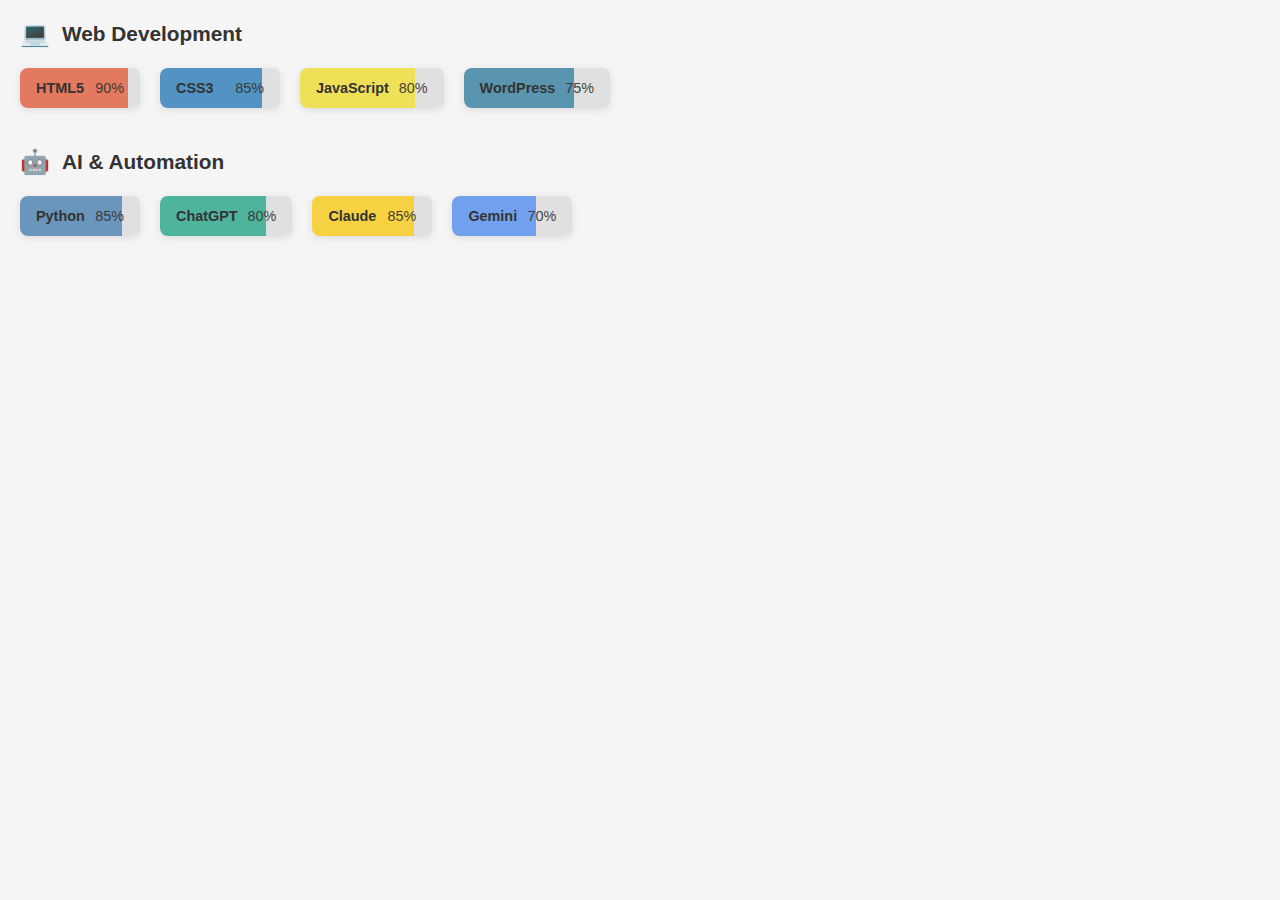
<file: claudeinxdex.html>
<!DOCTYPE html>
<html lang="en">
<head>
    <meta charset="UTF-8">
    <meta name="viewport" content="width=device-width, initial-scale=1.0">
    <title>Skill Badges with Progress Bars</title>
    <style>
        body {
            background-color: #1e1e1e;
            color: #ffffff;
            font-family: Arial, sans-serif;
            margin: 0;
            padding: 20px;
        }

        .skills-section {
            margin-bottom: 40px;
        }

        .section-title {
            display: flex;
            align-items: center;
            margin-bottom: 20px;
            font-size: 1.3rem;
            font-weight: bold;
        }

        .section-title .icon {
            margin-right: 12px;
            font-size: 1.5rem;
        }

        .badges-container {
            display: flex;
            flex-wrap: wrap;
            gap: 20px;
            justify-content: flex-start;
        }

        .badge {
            border-radius: 8px;
            font-weight: bold;
            font-size: 0.9rem;
            color: white;
            display: inline-block;
            text-align: center;
            min-width: 120px;
            transition: transform 0.3s, box-shadow 0.3s;
            overflow: hidden;
            position: relative;
            box-shadow: 0 2px 8px rgba(0, 0, 0, 0.2);
        }

        .badge:hover {
            transform: translateY(-3px);
            box-shadow: 0 6px 12px rgba(0, 0, 0, 0.3);
        }

        .badge-label {
            padding: 12px 16px;
            position: relative;
            z-index: 2;
            display: flex;
            justify-content: space-between;
            align-items: center;
        }

        .progress-bar {
            position: absolute;
            bottom: 0;
            left: 0;
            height: 100%;
            width: 0;
            z-index: 1;
            opacity: 0.5;
            transition: width 1.5s ease-in-out;
        }

        /* Badge colors - dark mode */
        .html5 { background-color: rgba(51, 51, 51, 0.7); }
        .html5 .progress-bar { background-color: #E44D26; }
        
        .css3 { background-color: rgba(51, 51, 51, 0.7); }
        .css3 .progress-bar { background-color: #1572B6; }
        
        .javascript { background-color: rgba(51, 51, 51, 0.7); }
        .javascript .progress-bar { background-color: #F7DF1E; }
        
        .wordpress { background-color: rgba(51, 51, 51, 0.7); }
        .wordpress .progress-bar { background-color: #21759B; }
        
        .python { background-color: rgba(51, 51, 51, 0.7); }
        .python .progress-bar { background-color: #3776AB; }
        
        .chatgpt { background-color: rgba(51, 51, 51, 0.7); }
        .chatgpt .progress-bar { background-color: #10A37F; }
        
        .claude { background-color: rgba(51, 51, 51, 0.7); }
        .claude .progress-bar { background-color: #FFCC00; }
        
        .gemini { background-color: rgba(51, 51, 51, 0.7); }
        .gemini .progress-bar { background-color: #4285F4; }

        .badge-value {
            font-weight: normal;
            opacity: 0.9;
            margin-left: 10px;
        }

        /* Light mode styles */
        @media (prefers-color-scheme: light) {
            body {
                background-color: #f5f5f5;
                color: #333333;
            }
            
            .badge {
                background-color: #e0e0e0 !important;
                color: #333333;
                box-shadow: 0 2px 8px rgba(0, 0, 0, 0.1);
            }
            
            .badge:hover {
                box-shadow: 0 6px 12px rgba(0, 0, 0, 0.15);
            }
            
            .badge-value {
                color: inherit;
            }
            
            .progress-bar {
                opacity: 0.7;
            }
        }
    </style>
</head>
<body>
    <div class="skills-section">
        <div class="section-title">
            <span class="icon">💻</span>
            <span>Web Development</span>
        </div>
        <div class="badges-container">
            <div class="badge html5">
                <div class="progress-bar" style="width: 0%"></div>
                <div class="badge-label">
                    <span>HTML5</span>
                    <span class="badge-value">90%</span>
                </div>
            </div>
            <div class="badge css3">
                <div class="progress-bar" style="width: 0%"></div>
                <div class="badge-label">
                    <span>CSS3</span>
                    <span class="badge-value">85%</span>
                </div>
            </div>
            <div class="badge javascript">
                <div class="progress-bar" style="width: 0%"></div>
                <div class="badge-label">
                    <span>JavaScript</span>
                    <span class="badge-value">80%</span>
                </div>
            </div>
            <div class="badge wordpress">
                <div class="progress-bar" style="width: 0%"></div>
                <div class="badge-label">
                    <span>WordPress</span>
                    <span class="badge-value">75%</span>
                </div>
            </div>
        </div>
    </div>

    <div class="skills-section">
        <div class="section-title">
            <span class="icon">🤖</span>
            <span>AI & Automation</span>
        </div>
        <div class="badges-container">
            <div class="badge python">
                <div class="progress-bar" style="width: 0%"></div>
                <div class="badge-label">
                    <span>Python</span>
                    <span class="badge-value">85%</span>
                </div>
            </div>
            <div class="badge chatgpt">
                <div class="progress-bar" style="width: 0%"></div>
                <div class="badge-label">
                    <span>ChatGPT</span>
                    <span class="badge-value">80%</span>
                </div>
            </div>
            <div class="badge claude">
                <div class="progress-bar" style="width: 0%"></div>
                <div class="badge-label">
                    <span>Claude</span>
                    <span class="badge-value">85%</span>
                </div>
            </div>
            <div class="badge gemini">
                <div class="progress-bar" style="width: 0%"></div>
                <div class="badge-label">
                    <span>Gemini</span>
                    <span class="badge-value">70%</span>
                </div>
            </div>
        </div>
    </div>

    <script>
        // Animation for progress bars
        document.addEventListener('DOMContentLoaded', function() {
            setTimeout(function() {
                const progressBars = document.querySelectorAll('.progress-bar');
                progressBars.forEach(bar => {
                    const parent = bar.parentElement;
                    const value = parent.querySelector('.badge-value').textContent;
                    bar.style.width = value;
                });
            }, 300);
        });
    </script>
</body>
</html>
</file>
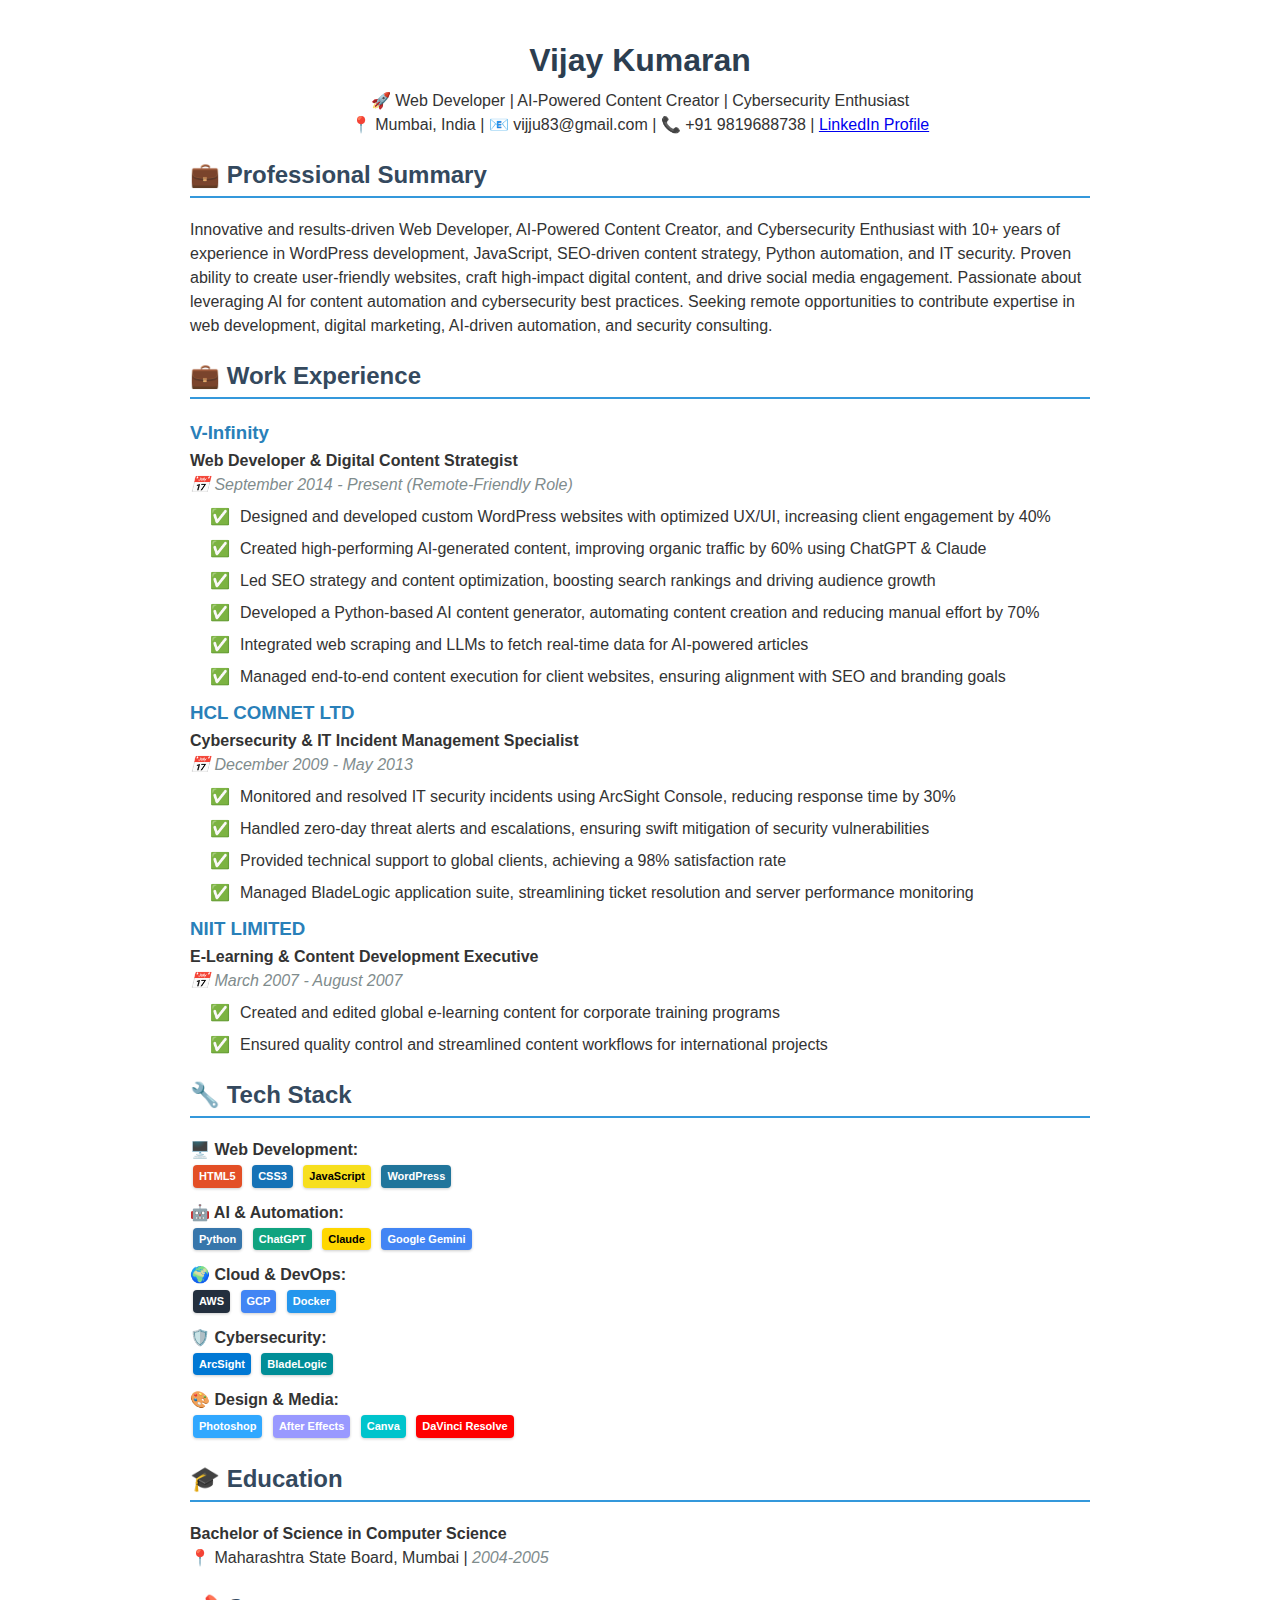
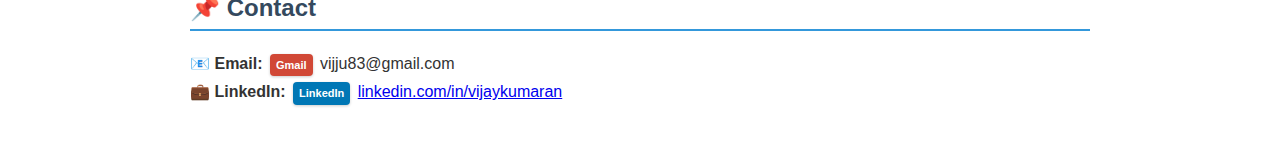
<file: updated-resume-css(1).html>
<!DOCTYPE html>
<html lang="en">
<head>
    <meta charset="UTF-8">
    <meta name="viewport" content="width=device-width, initial-scale=1.0">
    <title>Vijay Kumaran - Resume</title>
    <style>
        @media print {
            body {
                -webkit-print-color-adjust: exact !important;
                print-color-adjust: exact !important;
                color-adjust: exact !important;
                background-color: white;
                margin: 0;
                padding: 10px;
            }
            
            a {
                text-decoration: none;
                color: #0077B5;
            }
            
            .section {
                page-break-inside: avoid;
                margin-bottom: 15px;
            }
            
            h2 {
                margin-top: 15px;
            }
            
            .section:first-of-type {
                page-break-after: avoid;
            }
            
            /* Reduce some spacing for print */
            .contact-info {
                margin-bottom: 10px;
            }
            
            .achievement {
                margin: 5px 0;
            }
            
            hr {
                margin: 10px 0;
            }
        }
        
        body {
            font-family: 'Arial', sans-serif;
            line-height: 1.5; /* Reduced from 1.6 */
            max-width: 900px;
            margin: 0 auto;
            padding: 15px; /* Reduced from 20px */
            color: #333;
            background-color: white;
        }
        h1 {
            color: #2c3e50;
            text-align: center;
            margin-bottom: 5px; /* Reduced from 10px */
        }
        h2 {
            color: #34495e;
            border-bottom: 2px solid #3498db;
            padding-bottom: 3px; /* Reduced from 5px */
            margin-top: 20px; /* Reduced from 25px */
        }
        h3 {
            color: #2980b9;
            margin-bottom: 2px; /* Added to reduce space */
            margin-top: 10px; /* Added to reduce space */
        }
        .contact-info {
            text-align: center;
            margin-bottom: 15px; /* Reduced from 20px */
        }
        .date {
            color: #7f8c8d;
            font-style: italic;
        }
        .achievement {
            margin: 8px 0; /* Reduced from 10px */
            padding-left: 20px;
        }
        .achievement:before {
            content: "✅";
            margin-right: 10px;
        }
        hr {
            border: none;
            border-top: 1px solid #bdc3c7;
            margin: 15px 0; /* Reduced from 20px */
        }
        .section {
            margin-bottom: 20px; /* Reduced from 30px */
            page-break-inside: avoid;
        }
        
        /* Force summary and work experience to stay together */
        .section:first-of-type,
        .section:nth-of-type(2) {
            page-break-inside: avoid;
            break-inside: avoid;
        }
        
        /* Create a containing wrapper for summary and work exp */
        .no-break-container {
            page-break-inside: avoid;
            break-inside: avoid;
        }
        
        .tech-badge {
            display: inline-block;
            padding: 3px 6px; /* Reduced from 4px 8px */
            margin: 3px; /* Reduced from 5px */
            border-radius: 4px;
            color: white;
            font-weight: bold;
            font-size: 11px; /* Reduced from 12px */
            box-shadow: 0 1px 3px rgba(0,0,0,0.2); /* Reduced shadow */
        }
        
        /* Web Development */
        .html5 {
            background-color: #E34F26;
        }
        .css3 {
            background-color: #1572B6;
        }
        .javascript {
            background-color: #F7DF1E;
            color: black;
        }
        .wordpress {
            background-color: #21759B;
        }
        
        /* AI & Automation */
        .python {
            background-color: #3776AB;
        }
        .chatgpt {
            background-color: #10A37F;
        }
        .claude {
            background-color: #FFD700;
            color: black;
        }
        .gemini {
            background-color: #4285F4;
        }
        
        /* Cloud & DevOps */
        .aws {
            background-color: #232F3E;
        }
        .gcp {
            background-color: #4285F4;
        }
        .docker {
            background-color: #2496ED;
        }
        
        /* Cybersecurity */
        .arcsight {
            background-color: #0078D4;
        }
        .bladelogic {
            background-color: #008E97;
        }
        
        /* Design & Media */
        .photoshop {
            background-color: #31A8FF;
        }
        .aftereffects {
            background-color: #9999FF;
        }
        .canva {
            background-color: #00C4CC;
        }
        .davinci {
            background-color: #FF0000;
        }
        
        /* Contact */
        .gmail {
            background-color: #D14836;
        }
        .linkedin {
            background-color: #0077B5;
        }
        
        .tech-category {
            margin-bottom: 10px; /* Reduced from 15px */
        }
    </style>
</head>
<body>
    <h1>Vijay Kumaran</h1>
    <div class="contact-info">
        🚀 Web Developer | AI-Powered Content Creator | Cybersecurity Enthusiast<br>
        📍 Mumbai, India | 📧 vijju83@gmail.com | 📞 +91 9819688738 | <a href="#">LinkedIn Profile</a>
    </div>

    <div class="no-break-container">
        <div class="section">
            <h2>💼 Professional Summary</h2>
            <p>Innovative and results-driven Web Developer, AI-Powered Content Creator, and Cybersecurity Enthusiast with 10+ years of experience in WordPress development, JavaScript, SEO-driven content strategy, Python automation, and IT security. Proven ability to create user-friendly websites, craft high-impact digital content, and drive social media engagement. Passionate about leveraging AI for content automation and cybersecurity best practices. Seeking remote opportunities to contribute expertise in web development, digital marketing, AI-driven automation, and security consulting.</p>
        </div>

        <div class="section">
            <h2>💼 Work Experience</h2>
        
        <h3>V-Infinity</h3>
        <strong>Web Developer & Digital Content Strategist</strong><br>
        <span class="date">📅 September 2014 - Present (Remote-Friendly Role)</span>
        <div class="achievement">Designed and developed custom WordPress websites with optimized UX/UI, increasing client engagement by 40%</div>
        <div class="achievement">Created high-performing AI-generated content, improving organic traffic by 60% using ChatGPT & Claude</div>
        <div class="achievement">Led SEO strategy and content optimization, boosting search rankings and driving audience growth</div>
        <div class="achievement">Developed a Python-based AI content generator, automating content creation and reducing manual effort by 70%</div>
        <div class="achievement">Integrated web scraping and LLMs to fetch real-time data for AI-powered articles</div>
        <div class="achievement">Managed end-to-end content execution for client websites, ensuring alignment with SEO and branding goals</div>

        <h3>HCL COMNET LTD</h3>
        <strong>Cybersecurity & IT Incident Management Specialist</strong><br>
        <span class="date">📅 December 2009 - May 2013</span>
        <div class="achievement">Monitored and resolved IT security incidents using ArcSight Console, reducing response time by 30%</div>
        <div class="achievement">Handled zero-day threat alerts and escalations, ensuring swift mitigation of security vulnerabilities</div>
        <div class="achievement">Provided technical support to global clients, achieving a 98% satisfaction rate</div>
        <div class="achievement">Managed BladeLogic application suite, streamlining ticket resolution and server performance monitoring</div>

        <h3>NIIT LIMITED</h3>
        <strong>E-Learning & Content Development Executive</strong><br>
        <span class="date">📅 March 2007 - August 2007</span>
        <div class="achievement">Created and edited global e-learning content for corporate training programs</div>
        <div class="achievement">Ensured quality control and streamlined content workflows for international projects</div>
    </div>
    </div><!-- Close no-break-container -->

    <div class="section">
        <h2>🔧 Tech Stack</h2>
        <div class="tech-stack">
            <div class="tech-category">
                <strong>🖥️ Web Development:</strong><br>
                <span class="tech-badge html5">HTML5</span>
                <span class="tech-badge css3">CSS3</span>
                <span class="tech-badge javascript">JavaScript</span>
                <span class="tech-badge wordpress">WordPress</span>
            </div>

            <div class="tech-category">
                <strong>🤖 AI & Automation:</strong><br>
                <span class="tech-badge python">Python</span>
                <span class="tech-badge chatgpt">ChatGPT</span>
                <span class="tech-badge claude">Claude</span>
                <span class="tech-badge gemini">Google Gemini</span>
            </div>

            <div class="tech-category">
                <strong>🌍 Cloud & DevOps:</strong><br>
                <span class="tech-badge aws">AWS</span>
                <span class="tech-badge gcp">GCP</span>
                <span class="tech-badge docker">Docker</span>
            </div>

            <div class="tech-category">
                <strong>🛡️ Cybersecurity:</strong><br>
                <span class="tech-badge arcsight">ArcSight</span>
                <span class="tech-badge bladelogic">BladeLogic</span>
            </div>

            <div class="tech-category">
                <strong>🎨 Design & Media:</strong><br>
                <span class="tech-badge photoshop">Photoshop</span>
                <span class="tech-badge aftereffects">After Effects</span>
                <span class="tech-badge canva">Canva</span>
                <span class="tech-badge davinci">DaVinci Resolve</span>
            </div>
        </div>
    </div>

    <div class="section">
        <h2>🎓 Education</h2>
        <strong>Bachelor of Science in Computer Science</strong><br>
        📍 Maharashtra State Board, Mumbai | <span class="date">2004-2005</span>
    </div>

    <div class="section">
        <h2>📌 Contact</h2>
        <p>
            📧 <strong>Email:</strong> <span class="tech-badge gmail">Gmail</span> vijju83@gmail.com<br>
            💼 <strong>LinkedIn:</strong> <span class="tech-badge linkedin">LinkedIn</span> <a href="#">linkedin.com/in/vijaykumaran</a>
        </p>
    </div>
</body>
</html>
</file>
